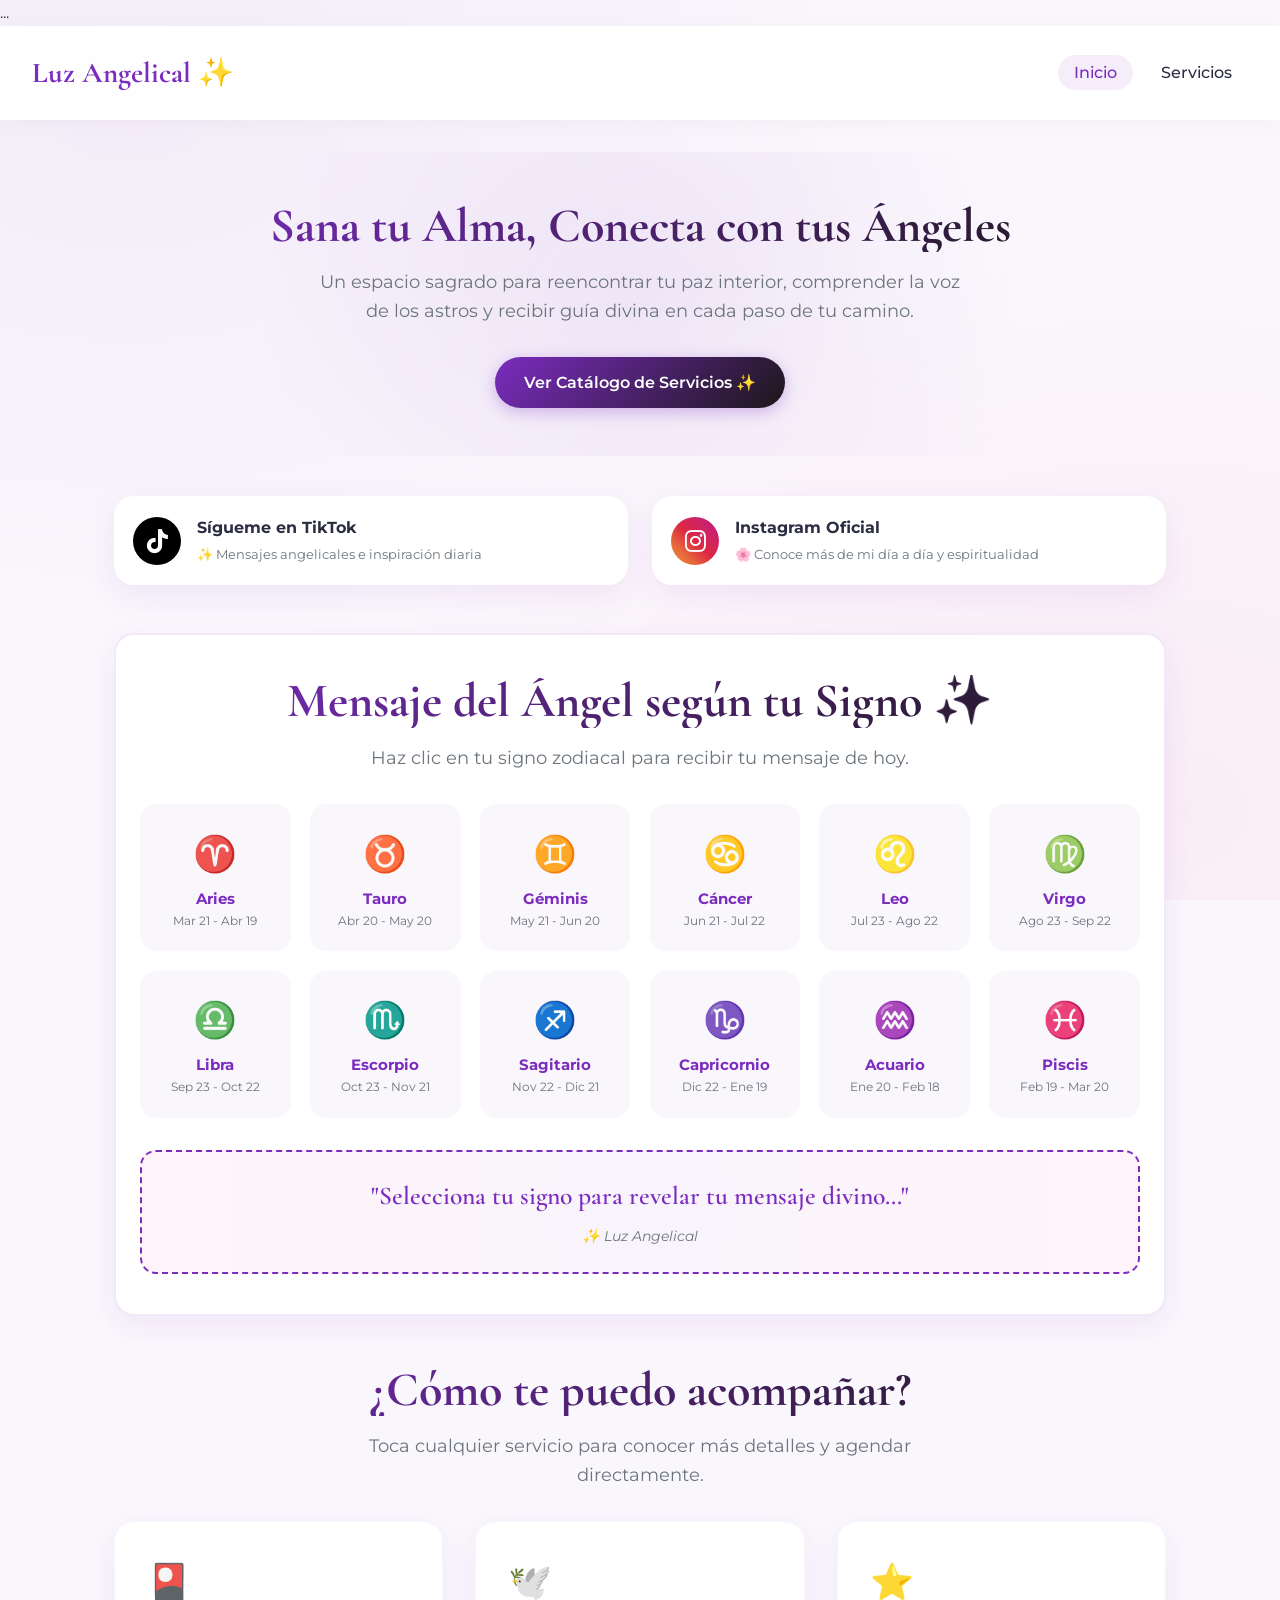
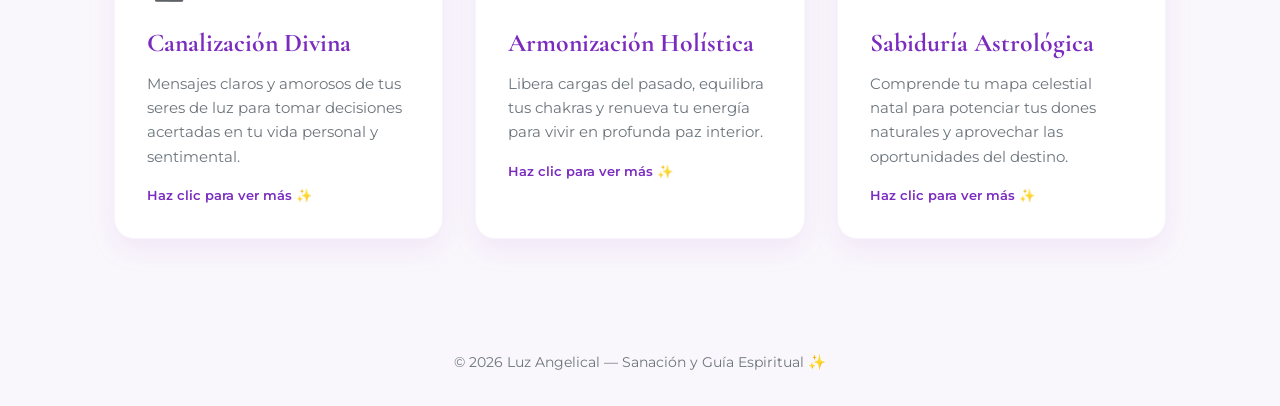
<file: index.html>
<!DOCTYPE html>
<html lang="es">
<head>
    <meta charset="UTF-8">
    <meta name="viewport" content="width=device-width, initial-scale=1.0">
    <title>Luz Angelical - Sanación y Guía Espiritual</title>

    <!-- FUENTES Y LIBRERÍAS DE ICONOS -->
    <link rel="preconnect" href="https://fonts.googleapis.com">
    <link rel="preconnect" href="https://fonts.gstatic.com" crossorigin>
    <link href="https://fonts.googleapis.com/css2?family=Cormorant+Garamond:ital,wght@0,600;0,700;1,400&family=Montserrat:wght@300;400;500;600;700&display=swap" rel="stylesheet">
    <link rel="stylesheet" href="https://cdnjs.cloudflare.com/ajax/libs/font-awesome/6.4.0/css/all.min.css">

    <!-- ARCHIVO CSS -->
    <link rel="stylesheet" href="css/styles.css">
</head>
    <head>
    <meta charset="UTF-8">
    <meta name="viewport" content="width=device-width, initial-scale=1.0">
    <title>Luz Angelical - Sanación y Guía Espiritual</title>
    ...
</head>
<body>

    <header>
        <a href="index.html" class="logo">Luz Angelical ✨</a>
        <nav>
            <a href="index.html" class="active">Inicio</a>
            <a href="servicios.html">Servicios</a>
        </nav>
    </header>

    <div class="container">
        <!-- SECCIÓN HERO -->
        <section class="hero">
            <h1>Sana tu Alma, Conecta con tus Ángeles</h1>
            <p>Un espacio sagrado para reencontrar tu paz interior, comprender la voz de los astros y recibir guía divina en cada paso de tu camino.</p>
            <a href="servicios.html" class="btn">Ver Catálogo de Servicios ✨</a>
        </section>

        <!-- BANNER DE REDES SOCIALES -->
        <div class="social-banner">
            <a href="https://www.tiktok.com/@juliethredondo?_r=1&_t=ZS-9A3rI6b6MM8" target="_blank" class="social-card tiktok">
                <div class="social-icon">
                    <i class="fa-brands fa-tiktok"></i>
                </div>
                <div class="social-text">
                    <strong>Sígueme en TikTok</strong>
                    <span>✨ Mensajes angelicales e inspiración diaria</span>
                </div>
            </a>

            <a href="https://www.instagram.com/juliethr6?utm_source=ig_web_button_share_sheet&stkn=ZDNlZDc0MzIxNw==" target="_blank" class="social-card instagram">
                <div class="social-icon">
                    <i class="fa-brands fa-instagram"></i>
                </div>
                <div class="social-text">
                    <strong>Instagram Oficial</strong>
                    <span>🌸 Conoce más de mi día a día y espiritualidad</span>
                </div>
            </a>
        </div>

        <!-- SECCIÓN INTERACTIVA DEL ZODÍACO -->
        <div class="horoscopo-box">
            <h2 class="section-title">Mensaje del Ángel según tu Signo ✨</h2>
            <p class="section-subtitle">Haz clic en tu signo zodiacal para recibir tu mensaje de hoy.</p>

            <div class="zodiac-grid" id="zodiac-grid"></div>

            <div class="oraculo-result">
                <p class="oraculo-quote" id="oraculo-texto">"Selecciona tu signo para revelar tu mensaje divino..."</p>
                <span class="oraculo-hint" id="oraculo-autor">✨ Luz Angelical</span>
            </div>
        </div>

        <!-- PILARES DE SERVICIOS -->
        <h2 class="section-title">¿Cómo te puedo acompañar?</h2>
        <p class="section-subtitle">Toca cualquier servicio para conocer más detalles y agendar directamente.</p>

        <div class="services-grid">
            <div class="service-card" onclick="openModal('Canalización Divina', '🎴', 'Una sesión intuitiva en la que conectamos con tus guías y ángeles para recibir respuestas claras sobre amor, propósito de vida y decisiones difíciles.', 'Duración: variable | Incluye lectura de cartas angelicales y audio grabado de la sesión.', '573209158377')">
                <div style="font-size: 2.2rem; margin-bottom: 0.8rem;">🎴</div>
                <h3 style="font-family: 'Cormorant Garamond', serif; font-size: 1.6rem; color: var(--primary); margin-bottom: 0.5rem;">Canalización Divina</h3>
                <p style="color: var(--text-muted); font-size: 0.95rem;">Mensajes claros y amorosos de tus seres de luz para tomar decisiones acertadas en tu vida personal y sentimental.</p>
            </div>

            <div class="service-card" onclick="openModal('Armonización Holística', '🕊️', 'Limpieza profunda del campo energético y alineación de chakras mediante técnicas de imposición de manos, aromaterapia y cuencos.', 'Duración: variable | Ideal para momentos de alto estrés, ansiedad o bloqueo emocional.', '573209158377')">
                <div style="font-size: 2.2rem; margin-bottom: 0.8rem;">🕊️</div>
                <h3 style="font-family: 'Cormorant Garamond', serif; font-size: 1.6rem; color: var(--primary); margin-bottom: 0.5rem;">Armonización Holística</h3>
                <p style="color: var(--text-muted); font-size: 0.95rem;">Libera cargas del pasado, equilibra tus chakras y renueva tu energía para vivir en profunda paz interior.</p>
            </div>

            <div class="service-card" onclick="openModal('Sabiduría Astrológica', '⭐', 'Análisis detallado de tu carta astral natal para comprender tus talentos innatos, patrones de relación y el clima astral que vives hoy.', 'Duración: variable | Requiere tu fecha, hora exacta y ciudad de nacimiento.', '573209158377')">
                <div style="font-size: 2.2rem; margin-bottom: 0.8rem;">⭐</div>
                <h3 style="font-family: 'Cormorant Garamond', serif; font-size: 1.6rem; color: var(--primary); margin-bottom: 0.5rem;">Sabiduría Astrológica</h3>
                <p style="color: var(--text-muted); font-size: 0.95rem;">Comprende tu mapa celestial natal para potenciar tus dones naturales y aprovechar las oportunidades del destino.</p>
            </div>
        </div>
    </div>

    <!-- MODAL / FLOTANTE -->
    <div class="modal-overlay" id="modal-overlay" onclick="closeModalOnOverlay(event)">
        <div class="modal-card">
            <button class="modal-close" onclick="closeModal()">×</button>
            <div class="modal-icon" id="modal-icon">✨</div>
            <h3 class="modal-title" id="modal-title">Título Servicio</h3>
            <p class="modal-desc" id="modal-desc">Descripción detallada...</p>
            <div class="modal-details" id="modal-details">Detalles adicionales...</div>
            <a href="#" id="modal-wa-btn" target="_blank" class="btn btn-whatsapp">
                <i class="fa-brands fa-whatsapp"></i> Agendar por WhatsApp
            </a>
        </div>
    </div>

    <footer>
        <p>&copy; 2026 Luz Angelical — Sanación y Guía Espiritual ✨</p>
    </footer>

    <!-- SCRIPTS EN CARPETA JS -->
    <script src="js/main.js"></script>
    <script src="js/inicio.js"></script>
</body>
</html>
</file>
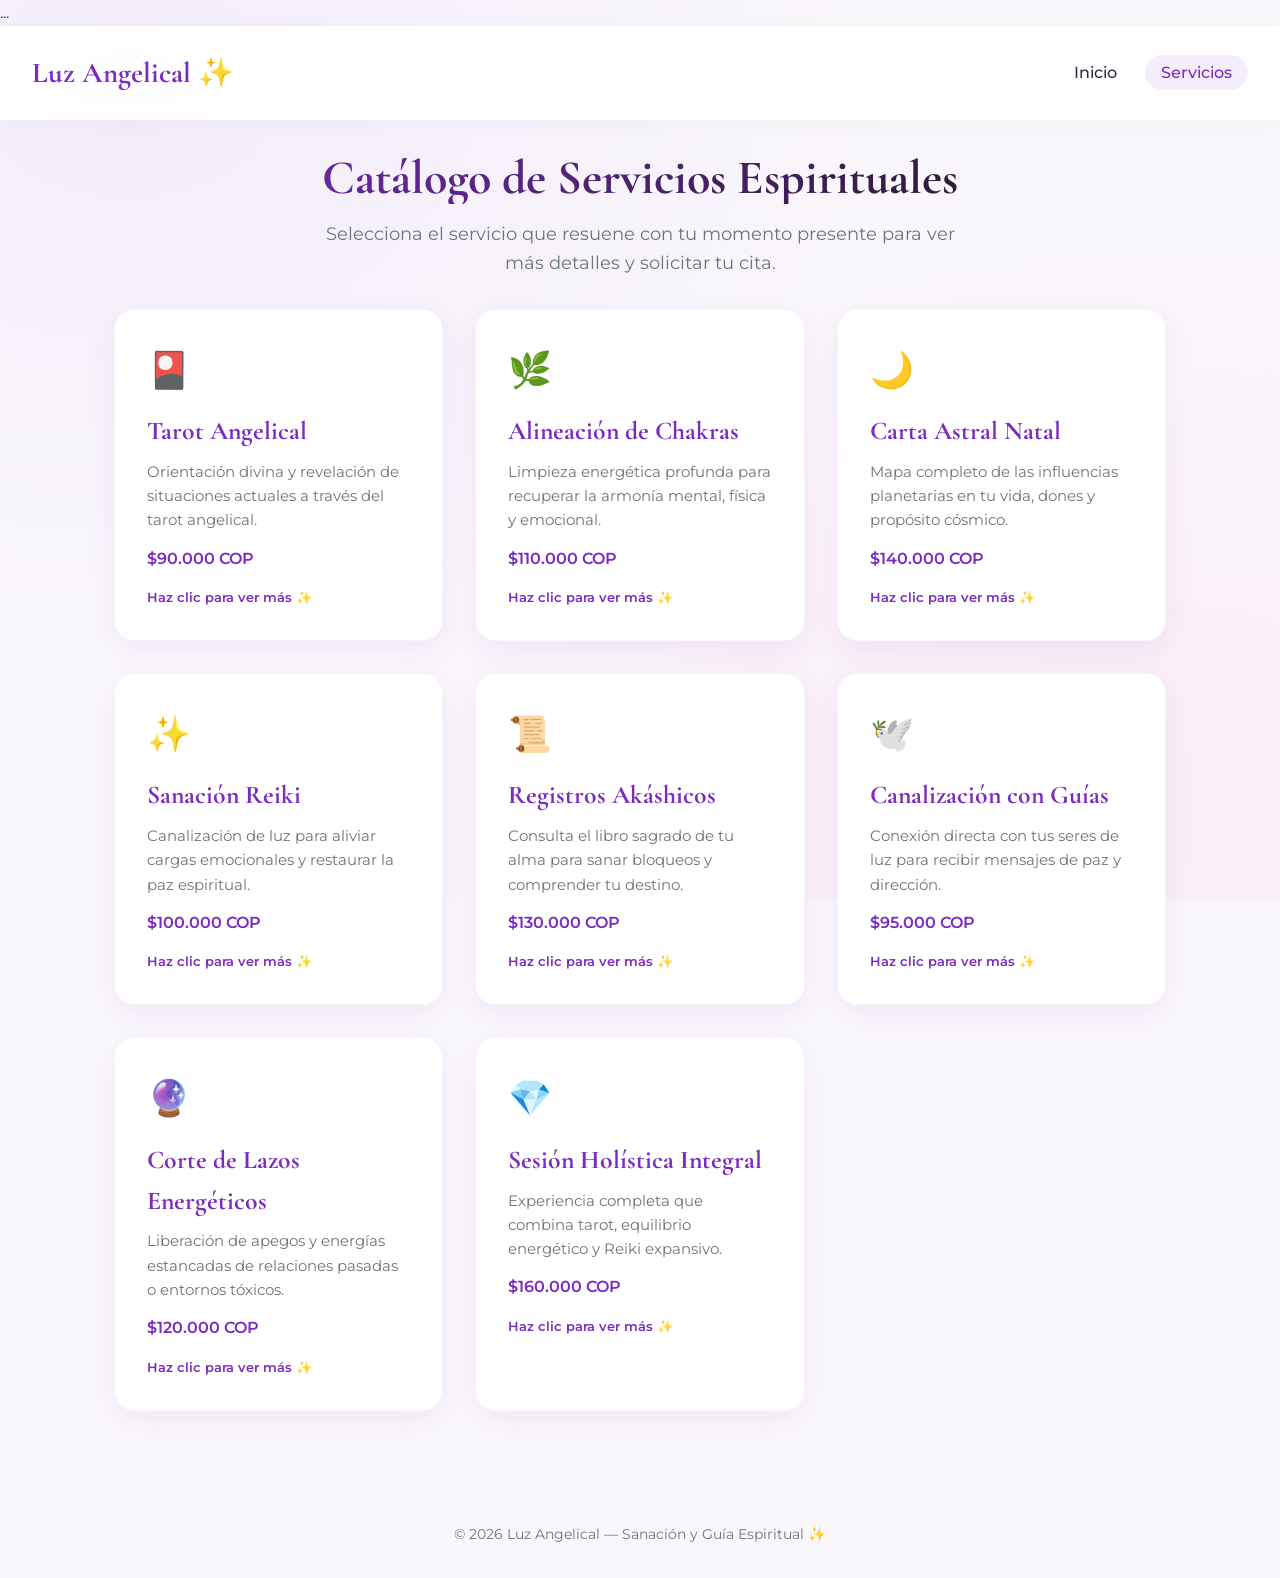
<file: servicios.html>
<!DOCTYPE html>
<html lang="es">
<head>
    <meta charset="UTF-8">
    <meta name="viewport" content="width=device-width, initial-scale=1.0">
    <title>Servicios y Lecturas - Luz Angelical</title>

    <!-- FUENTES Y LIBRERÍAS DE ICONOS -->
    <link rel="preconnect" href="https://fonts.googleapis.com">
    <link rel="preconnect" href="https://fonts.gstatic.com" crossorigin>
    <link href="https://fonts.googleapis.com/css2?family=Cormorant+Garamond:ital,wght@0,600;0,700;1,400&family=Montserrat:wght@300;400;500;600;700&display=swap" rel="stylesheet">
    <link rel="stylesheet" href="https://cdnjs.cloudflare.com/ajax/libs/font-awesome/6.4.0/css/all.min.css">

    <!-- ARCHIVO CSS -->
    <link rel="stylesheet" href="css/styles.css">
</head>
    <head>
    <meta charset="UTF-8">
    <meta name="viewport" content="width=device-width, initial-scale=1.0">
    <title>Luz Angelical - Sanación y Guía Espiritual</title>
    ...
</head>
<body>

    <header>
        <a href="index.html" class="logo">Luz Angelical ✨</a>
        <nav>
            <a href="index.html">Inicio</a>
            <a href="servicios.html" class="active">Servicios</a>
        </nav>
    </header>

    <div class="container">
        <h1 class="section-title">Catálogo de Servicios Espirituales</h1>
        <p class="section-subtitle">Selecciona el servicio que resuene con tu momento presente para ver más detalles y solicitar tu cita.</p>

        <div class="services-grid">

            <!-- 1. TAROT ANGELICAL -->
            <div class="service-card" onclick="openModal('Lectura de Tarot Angelical', '🎴', 'Sesión profunda para explorar el amor, trabajo y salud a través de las cartas de los ángeles. Identifica bloqueos y recibe orientación clara.', 'Modalidad: Presencial o Virtual | Tiempo: variable. | Valor: $90.000 COP', '573209158377')">
                <div style="font-size: 2.2rem; margin-bottom: 0.8rem;">🎴</div>
                <h3 style="font-family: 'Cormorant Garamond', serif; font-size: 1.6rem; color: var(--primary); margin-bottom: 0.5rem;">Tarot Angelical</h3>
                <p style="color: var(--text-muted); font-size: 0.95rem;">Orientación divina y revelación de situaciones actuales a través del tarot angelical.</p>
                <span style="display: inline-block; margin-top: 0.8rem; font-weight: 600; color: var(--primary);">$90.000 COP</span>
            </div>

            <!-- 2. ALINEACIÓN DE CHAKRAS -->
            <div class="service-card" onclick="openModal('Limpieza y Alineación de Chakras', '🌿', 'Elimina energías estancadas, restaura la vitalidad y equilibra los 7 centros energéticos principales mediante cristales, cuencos y péndulo.', 'Modalidad: Presencial o Virtual | Tiempo: variable. | Valor: $110.000 COP', '573209158377')">
                <div style="font-size: 2.2rem; margin-bottom: 0.8rem;">🌿</div>
                <h3 style="font-family: 'Cormorant Garamond', serif; font-size: 1.6rem; color: var(--primary); margin-bottom: 0.5rem;">Alineación de Chakras</h3>
                <p style="color: var(--text-muted); font-size: 0.95rem;">Limpieza energética profunda para recuperar la armonía mental, física y emocional.</p>
                <span style="display: inline-block; margin-top: 0.8rem; font-weight: 600; color: var(--primary);">$110.000 COP</span>
            </div>

            <!-- 3. CARTA ASTRAL NATAL -->
            <div class="service-card" onclick="openModal('Carta Astral y Revolución Solar', '🌙', 'Conoce las fortalezas de tu alma al nacer y descubre las proyecciones energéticas para tu nuevo año de vida. Incluye informe detallado.', 'Modalidad: Presencial o Virtual | Tiempo: variable. | Valor: $140.000 COP', '573209158377')">
                <div style="font-size: 2.2rem; margin-bottom: 0.8rem;">🌙</div>
                <h3 style="font-family: 'Cormorant Garamond', serif; font-size: 1.6rem; color: var(--primary); margin-bottom: 0.5rem;">Carta Astral Natal</h3>
                <p style="color: var(--text-muted); font-size: 0.95rem;">Mapa completo de las influencias planetarias en tu vida, dones y propósito cósmico.</p>
                <span style="display: inline-block; margin-top: 0.8rem; font-weight: 600; color: var(--primary);">$140.000 COP</span>
            </div>

            <!-- 4. SANACIÓN REIKI -->
            <div class="service-card" onclick="openModal('Terapia de Sanación Reiki', '✨', 'Transmisión de energía universal para promover la autosanación del cuerpo, reducir el estrés y calmar la mente de cargas acumuladas.', 'Modalidad: Presencial o Virtual | Tiempo: variable. | Valor: $100.000 COP', '573209158377')">
                <div style="font-size: 2.2rem; margin-bottom: 0.8rem;">✨</div>
                <h3 style="font-family: 'Cormorant Garamond', serif; font-size: 1.6rem; color: var(--primary); margin-bottom: 0.5rem;">Sanación Reiki</h3>
                <p style="color: var(--text-muted); font-size: 0.95rem;">Canalización de luz para aliviar cargas emocionales y restaurar la paz espiritual.</p>
                <span style="display: inline-block; margin-top: 0.8rem; font-weight: 600; color: var(--primary);">$100.000 COP</span>
            </div>

            <!-- 5. REGISTROS AKÁSHICOS -->
            <div class="service-card" onclick="openModal('Lectura de Registros Akáshicos', '📜', 'Accede a la memoria del alma para comprender patrones repetitivos, votos del pasado, karma y el propósito divino de tu encarnación.', 'Modalidad: Presencial o Virtual | Tiempo: variable. | Valor: $130.000 COP', '573209158377')">
                <div style="font-size: 2.2rem; margin-bottom: 0.8rem;">📜</div>
                <h3 style="font-family: 'Cormorant Garamond', serif; font-size: 1.6rem; color: var(--primary); margin-bottom: 0.5rem;">Registros Akáshicos</h3>
                <p style="color: var(--text-muted); font-size: 0.95rem;">Consulta el libro sagrado de tu alma para sanar bloqueos y comprender tu destino.</p>
                <span style="display: inline-block; margin-top: 0.8rem; font-weight: 600; color: var(--primary);">$130.000 COP</span>
            </div>

            <!-- 6. CANALIZACIÓN CON ÁNGELES -->
            <div class="service-card" onclick="openModal('Canalización con Ángeles y Guías', '🕊️', 'Recibe mensajes directos de tus guías espirituales y arcángeles. Una sesión reconfortante llena de claridad, contención y amor divino.', 'Modalidad: Presencial o Virtual | Tiempo: variable. | Valor: $95.000 COP', '573209158377')">
                <div style="font-size: 2.2rem; margin-bottom: 0.8rem;">🕊️</div>
                <h3 style="font-family: 'Cormorant Garamond', serif; font-size: 1.6rem; color: var(--primary); margin-bottom: 0.5rem;">Canalización con Guías</h3>
                <p style="color: var(--text-muted); font-size: 0.95rem;">Conexión directa con tus seres de luz para recibir mensajes de paz y dirección.</p>
                <span style="display: inline-block; margin-top: 0.8rem; font-weight: 600; color: var(--primary);">$95.000 COP</span>
            </div>

            <!-- 7. LIMPIEZA AURICA Y CORTE DE LAZOS -->
            <div class="service-card" onclick="openModal('Corte de Lazos Energéticos y Limpieza Aúrica', '🔮', 'Corta cordones etéricos con parejas pasadas o personas tóxicas. Libera energías pesadas adheridas a tu campo aúrico.', 'Modalidad: Presencial o Virtual | Tiempo: variable. | Valor: $120.000 COP', '573209158377')">
                <div style="font-size: 2.2rem; margin-bottom: 0.8rem;">🔮</div>
                <h3 style="font-family: 'Cormorant Garamond', serif; font-size: 1.6rem; color: var(--primary); margin-bottom: 0.5rem;">Corte de Lazos Energéticos</h3>
                <p style="color: var(--text-muted); font-size: 0.95rem;">Liberación de apegos y energías estancadas de relaciones pasadas o entornos tóxicos.</p>
                <span style="display: inline-block; margin-top: 0.8rem; font-weight: 600; color: var(--primary);">$120.000 COP</span>
            </div>

            <!-- 8. SANACIÓN HOLÍSTICA INTENSIVA -->
            <div class="service-card" onclick="openModal('Sesión Holística Integral', '💎', 'Sesión completa que combina lectura rápida de cartas, alineación de chakras, aromaterapia y transmisión de Reiki.', 'Modalidad: Presencial o Virtual | Tiempo: variable. | Valor: $160.000 COP', '573209158377')">
                <div style="font-size: 2.2rem; margin-bottom: 0.8rem;">💎</div>
                <h3 style="font-family: 'Cormorant Garamond', serif; font-size: 1.6rem; color: var(--primary); margin-bottom: 0.5rem;">Sesión Holística Integral</h3>
                <p style="color: var(--text-muted); font-size: 0.95rem;">Experiencia completa que combina tarot, equilibrio energético y Reiki expansivo.</p>
                <span style="display: inline-block; margin-top: 0.8rem; font-weight: 600; color: var(--primary);">$160.000 COP</span>
            </div>

        </div>
    </div>

    <!-- MODAL / FLOTANTE -->
    <div class="modal-overlay" id="modal-overlay" onclick="closeModalOnOverlay(event)">
        <div class="modal-card">
            <button class="modal-close" onclick="closeModal()">×</button>
            <div class="modal-icon" id="modal-icon">✨</div>
            <h3 class="modal-title" id="modal-title">Título Servicio</h3>
            <p class="modal-desc" id="modal-desc">Descripción detallada...</p>
            <div class="modal-details" id="modal-details">Detalles adicionales...</div>
            <a href="#" id="modal-wa-btn" target="_blank" class="btn btn-whatsapp">
                <i class="fa-brands fa-whatsapp"></i> Agendar por WhatsApp
            </a>
        </div>
    </div>

    <footer>
        <p>&copy; 2026 Luz Angelical — Sanación y Guía Espiritual ✨</p>
    </footer>

    <!-- SCRIPT EN CARPETA JS -->
    <script src="js/main.js"></script>
</body>
</html>
</file>
<file: css/styles.css>
:root {
    --primary: #7b2cbf;
    --primary-light: #9d4edd;
    --primary-grad: linear-gradient(135deg, #7b2cbf 0%, #1c171a 100%);
    --accent: #f4bdd6;
    --bg-light: #faf7fc;
    --card-bg: #ffffff;
    --text-color: #2b2d42;
    --text-muted: #6c757d;
    --radius: 20px;
    --shadow: 0 10px 30px rgba(123, 44, 191, 0.08);
}

* {
    margin: 0;
    padding: 0;
    box-sizing: border-box;
    font-family: 'Montserrat', sans-serif;
}

body {
    background-color: var(--bg-light);
    color: var(--text-color);
    line-height: 1.6;
    background-image: 
        radial-gradient(at 10% 10%, rgba(123, 44, 191, 0.05) 0px, transparent 50%),
        radial-gradient(at 90% 90%, rgba(247, 37, 133, 0.05) 0px, transparent 50%);
    background-attachment: fixed;
    position: relative;
    overflow-x: hidden;
}

.container {
    max-width: 1100px;
    margin: 0 auto;
    padding: 2rem 1.5rem;
}

/* HEADER Y NAVEGACIÓN */
header {
    display: flex;
    justify-content: space-between;
    align-items: center;
    padding: 1.5rem 2rem;
    background: rgba(255, 255, 255, 0.95);
    position: sticky;
    top: 0;
    z-index: 100;
    box-shadow: 0 4px 20px rgba(0, 0, 0, 0.03);
    backdrop-filter: blur(10px);
}

.logo {
    font-family: 'Cormorant Garamond', serif;
    font-size: 1.8rem;
    font-weight: 700;
    color: var(--primary);
    text-decoration: none;
}

nav a {
    text-decoration: none;
    color: var(--text-color);
    font-weight: 500;
    padding: 0.5rem 1rem;
    border-radius: 20px;
    margin-left: 0.5rem;
    transition: all 0.3s ease;
}

nav a:hover, nav a.active {
    color: var(--primary);
    background: rgba(123, 44, 191, 0.08);
}

/* HERO Y TÍTULOS */
.hero {
    text-align: center;
    padding: 3rem 1rem;
    background: radial-gradient(circle at center, rgba(123, 44, 191, 0.08) 0%, transparent 70%);
    border-radius: var(--radius);
    margin-bottom: 2.5rem;
}

.hero h1, .section-title {
    font-family: 'Cormorant Garamond', serif;
    font-size: 3rem;
    line-height: 1.1;
    margin-bottom: 1rem;
    background: var(--primary-grad);
    -webkit-background-clip: text;
    -webkit-text-fill-color: transparent;
    text-align: center;
}

.hero p, .section-subtitle {
    font-size: 1.1rem;
    color: var(--text-muted);
    max-width: 650px;
    margin: 0 auto 2rem auto;
    text-align: center;
}

.btn {
    display: inline-block;
    padding: 0.8rem 1.8rem;
    border-radius: 30px;
    background: var(--primary-grad);
    color: white;
    text-decoration: none;
    font-weight: 600;
    border: none;
    box-shadow: 0 4px 15px rgba(123, 44, 191, 0.3);
    transition: transform 0.3s ease, box-shadow 0.3s ease;
    cursor: pointer;
}

.btn:hover {
    transform: translateY(-2px);
    box-shadow: 0 6px 20px rgba(123, 44, 191, 0.4);
}

.btn-whatsapp {
    background: #25d366;
    color: white;
    box-shadow: 0 4px 15px rgba(37, 211, 102, 0.3);
    display: flex;
    align-items: center;
    justify-content: center;
    gap: 0.5rem;
    width: 100%;
    margin-top: 1.5rem;
    font-size: 1rem;
}

.btn-whatsapp:hover {
    background: #1eb854;
    box-shadow: 0 6px 20px rgba(37, 211, 102, 0.4);
}

/* BANNER REDES SOCIALES */
.social-banner {
    display: grid;
    grid-template-columns: repeat(auto-fit, minmax(280px, 1fr));
    gap: 1.5rem;
    margin-bottom: 3rem;
}

.social-card {
    display: flex;
    align-items: center;
    gap: 1rem;
    padding: 1.2rem;
    background: white;
    border-radius: var(--radius);
    box-shadow: var(--shadow);
    text-decoration: none;
    color: var(--text-color);
    transition: transform 0.3s ease;
}

.social-card:hover {
    transform: translateY(-4px);
}

.social-icon {
    width: 48px;
    height: 48px;
    border-radius: 50%;
    display: flex;
    align-items: center;
    justify-content: center;
    font-size: 1.5rem;
    color: white;
}

.social-card.tiktok .social-icon { background: #000; }
.social-card.instagram .social-icon { background: linear-gradient(45deg, #f09433, #e6683c, #dc2743, #cc2366, #bc1888); }

.social-text strong { display: block; font-size: 1rem; }
.social-text span { font-size: 0.82rem; color: var(--text-muted); }

/* HORÓSCOPO INTERACTIVO */
.horoscopo-box {
    background: white;
    padding: 2.5rem 1.5rem;
    border-radius: var(--radius);
    box-shadow: var(--shadow);
    margin-bottom: 3rem;
    text-align: center;
    border: 2px solid rgba(123, 44, 191, 0.1);
}

.zodiac-grid {
    display: grid;
    grid-template-columns: repeat(auto-fit, minmax(130px, 1fr));
    gap: 1.2rem;
    margin: 2rem 0;
}

.zodiac-card {
    background: var(--bg-light);
    padding: 1.2rem 0.8rem;
    border-radius: 16px;
    cursor: pointer;
    border: 2px solid transparent;
    transition: all 0.3s ease;
    display: flex;
    flex-direction: column;
    align-items: center;
}

.zodiac-card:hover, .zodiac-card.active {
    border-color: var(--accent);
    background: #fff;
    box-shadow: 0 8px 25px rgba(247, 37, 133, 0.2);
    transform: translateY(-4px);
}

.zodiac-icon { font-size: 2.2rem; margin-bottom: 0.3rem; }
.zodiac-name { font-weight: 700; color: var(--primary); font-size: 0.95rem; }
.zodiac-dates { font-size: 0.75rem; color: var(--text-muted); }

.oraculo-result {
    min-height: 110px;
    background: radial-gradient(circle at center, rgba(123, 44, 191, 0.05) 0%, rgba(247, 37, 133, 0.05) 100%);
    border: 2px dashed var(--primary);
    border-radius: 16px;
    padding: 1.5rem;
    display: flex;
    flex-direction: column;
    align-items: center;
    justify-content: center;
    margin-top: 1.5rem;
}

.oraculo-quote {
    font-family: 'Cormorant Garamond', serif;
    font-size: 1.6rem;
    color: var(--primary);
    font-weight: 600;
    transition: opacity 0.3s ease;
}

.oraculo-hint {
    color: var(--text-muted);
    font-size: 0.9rem;
    font-style: italic;
    margin-top: 0.5rem;
}

/* TARJETAS DE SERVICIOS */
.services-grid {
    display: grid;
    grid-template-columns: repeat(auto-fit, minmax(300px, 1fr));
    gap: 2rem;
    margin-bottom: 3rem;
}

.service-card {
    background: var(--card-bg);
    padding: 2rem;
    border-radius: var(--radius);
    box-shadow: var(--shadow);
    border: 1px solid rgba(123, 44, 191, 0.05);
    transition: all 0.3s ease;
    cursor: pointer;
}

.service-card:hover {
    transform: translateY(-6px);
    box-shadow: 0 15px 35px rgba(123, 44, 191, 0.15);
    border-color: var(--primary-light);
}

.service-card::after {
    content: "Haz clic para ver más ✨";
    display: block;
    margin-top: 1rem;
    font-size: 0.82rem;
    color: var(--primary);
    font-weight: 600;
}

/* MODAL / FLOTANTE */
.modal-overlay {
    position: fixed;
    top: 0;
    left: 0;
    width: 100%;
    height: 100%;
    background: rgba(0, 0, 0, 0.5);
    backdrop-filter: blur(5px);
    display: flex;
    justify-content: center;
    align-items: center;
    z-index: 1000;
    opacity: 0;
    pointer-events: none;
    transition: opacity 0.3s ease;
}

.modal-overlay.active {
    opacity: 1;
    pointer-events: all;
}

.modal-card {
    background: white;
    padding: 2.5rem;
    border-radius: var(--radius);
    max-width: 500px;
    width: 90%;
    box-shadow: 0 20px 50px rgba(0, 0, 0, 0.2);
    position: relative;
    transform: translateY(20px);
    transition: transform 0.3s ease;
}

.modal-overlay.active .modal-card {
    transform: translateY(0);
}

.modal-close {
    position: absolute;
    top: 1rem;
    right: 1.2rem;
    background: none;
    border: none;
    font-size: 1.5rem;
    color: var(--text-muted);
    cursor: pointer;
}

.modal-icon { font-size: 3rem; margin-bottom: 0.5rem; }
.modal-title { font-family: 'Cormorant Garamond', serif; font-size: 2rem; color: var(--primary); margin-bottom: 0.8rem; }
.modal-desc { color: var(--text-color); font-size: 0.98rem; line-height: 1.6; margin-bottom: 1rem; }
.modal-details { background: var(--bg-light); padding: 1rem; border-radius: 12px; font-size: 0.88rem; color: var(--text-muted); }

/* PARTÍCULAS DE ESTRELLITAS */
.star-particle {
    position: fixed;
    pointer-events: none;
    font-size: 1.2rem;
    animation: floatUp 1s ease-out forwards;
    z-index: 9999;
}

@keyframes floatUp {
    0% { opacity: 1; transform: translate(0, 0) scale(1) rotate(0deg); }
    100% { opacity: 0; transform: translate(var(--dx), var(--dy)) scale(0.3) rotate(180deg); }
}

footer {
    text-align: center;
    padding: 2rem;
    color: var(--text-muted);
    font-size: 0.9rem;
}
/* ==========================================
   ADAPTACIÓN PARA CELULARES Y TABLETS
   ========================================== */

@media (max-width: 768px) {
    /* Ajuste de contenedor general */
    .container {
        padding: 1rem;
    }

    /* Header y Navegación en móvil */
    header {
        flex-direction: column;
        gap: 1rem;
        padding: 1rem;
        text-align: center;
    }

    nav a {
        margin: 0 0.2rem;
        padding: 0.4rem 0.8rem;
        font-size: 0.9rem;
    }

    /* Títulos y Hero */
    .hero h1, .section-title {
        font-size: 2.1rem;
    }

    .hero p, .section-subtitle {
        font-size: 0.95rem;
    }

    /* Tarjetas de Servicios y Banners */
    .services-grid, 
    .social-banner {
        grid-template-columns: 1fr; /* Pasa a 1 sola columna */
        gap: 1.2rem;
    }

    /* Rejilla del Zodíaco */
    .zodiac-grid {
        grid-template-columns: repeat(3, 1fr); /* 3 columnas en celular */
        gap: 0.6rem;
    }

    .zodiac-card {
        padding: 0.8rem 0.4rem;
    }

    .zodiac-icon {
        font-size: 1.8rem;
    }

    /* Modal emergente */
    .modal-card {
        padding: 1.5rem;
        width: 95%;
    }
}
</file>
